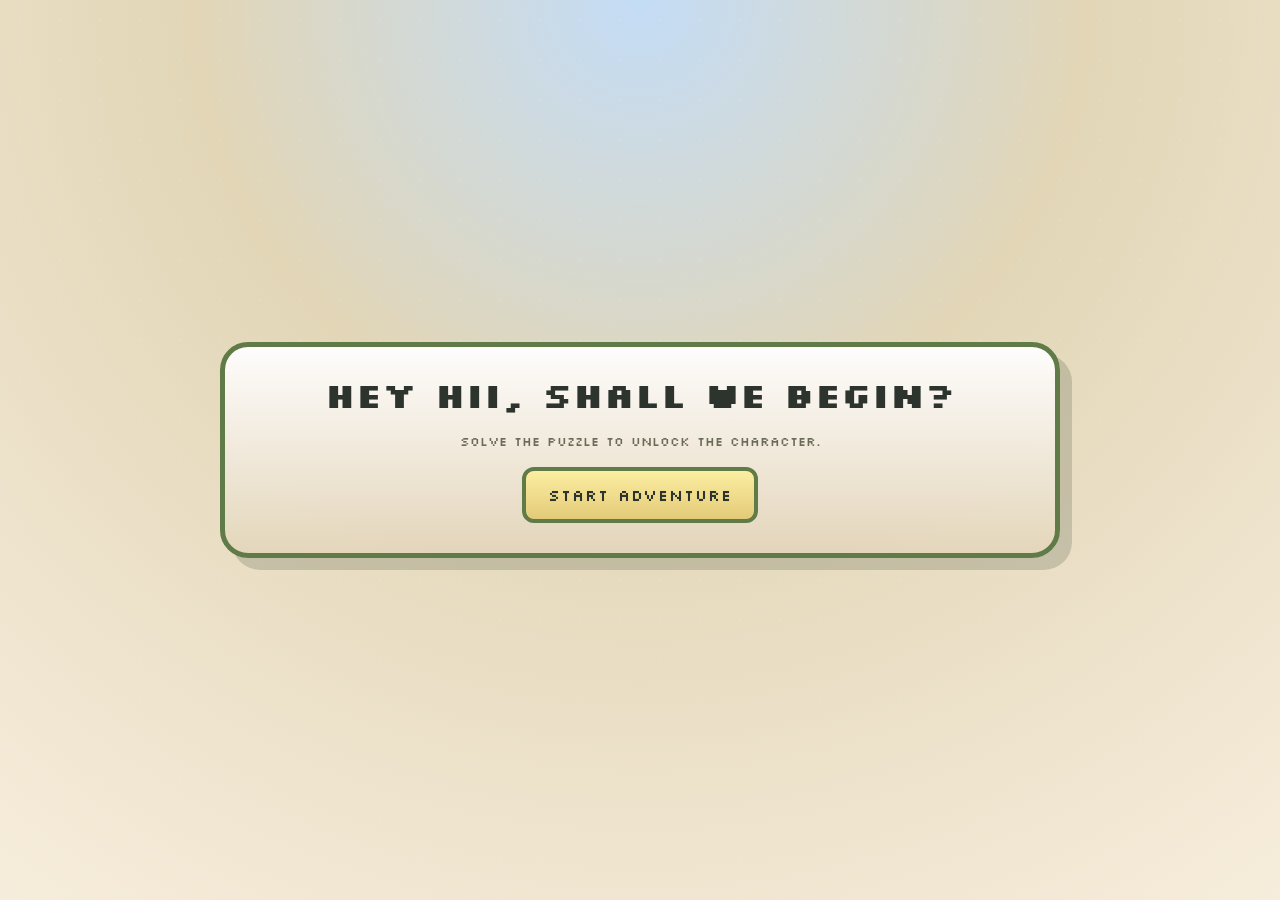
<file: index.html>
<!DOCTYPE html>
<html lang="en">
<head>
  <meta charset="UTF-8" />
  <meta name="viewport" content="width=device-width, initial-scale=1.0" />
  <title>Sasi's Retro Pixel Portfolio</title>
  <link rel="preconnect" href="https://fonts.googleapis.com" />
  <link rel="preconnect" href="https://fonts.gstatic.com" crossorigin />
  <link href="https://fonts.googleapis.com/css2?family=Silkscreen&display=swap" rel="stylesheet" />
  <link rel="stylesheet" href="style.css" />
</head>
<body data-page="index">
  <main class="page-fade">
    <section class="landing-card">
      <h1>Hey hii, shall we begin?</h1>
      <p class="subtitle">Solve the puzzle to unlock the character.</p>
      <button id="start-button" class="btn btn-primary">Start Adventure</button>
    </section>
  </main>
  <script src="script.js"></script>
</body>
</html>
</file>
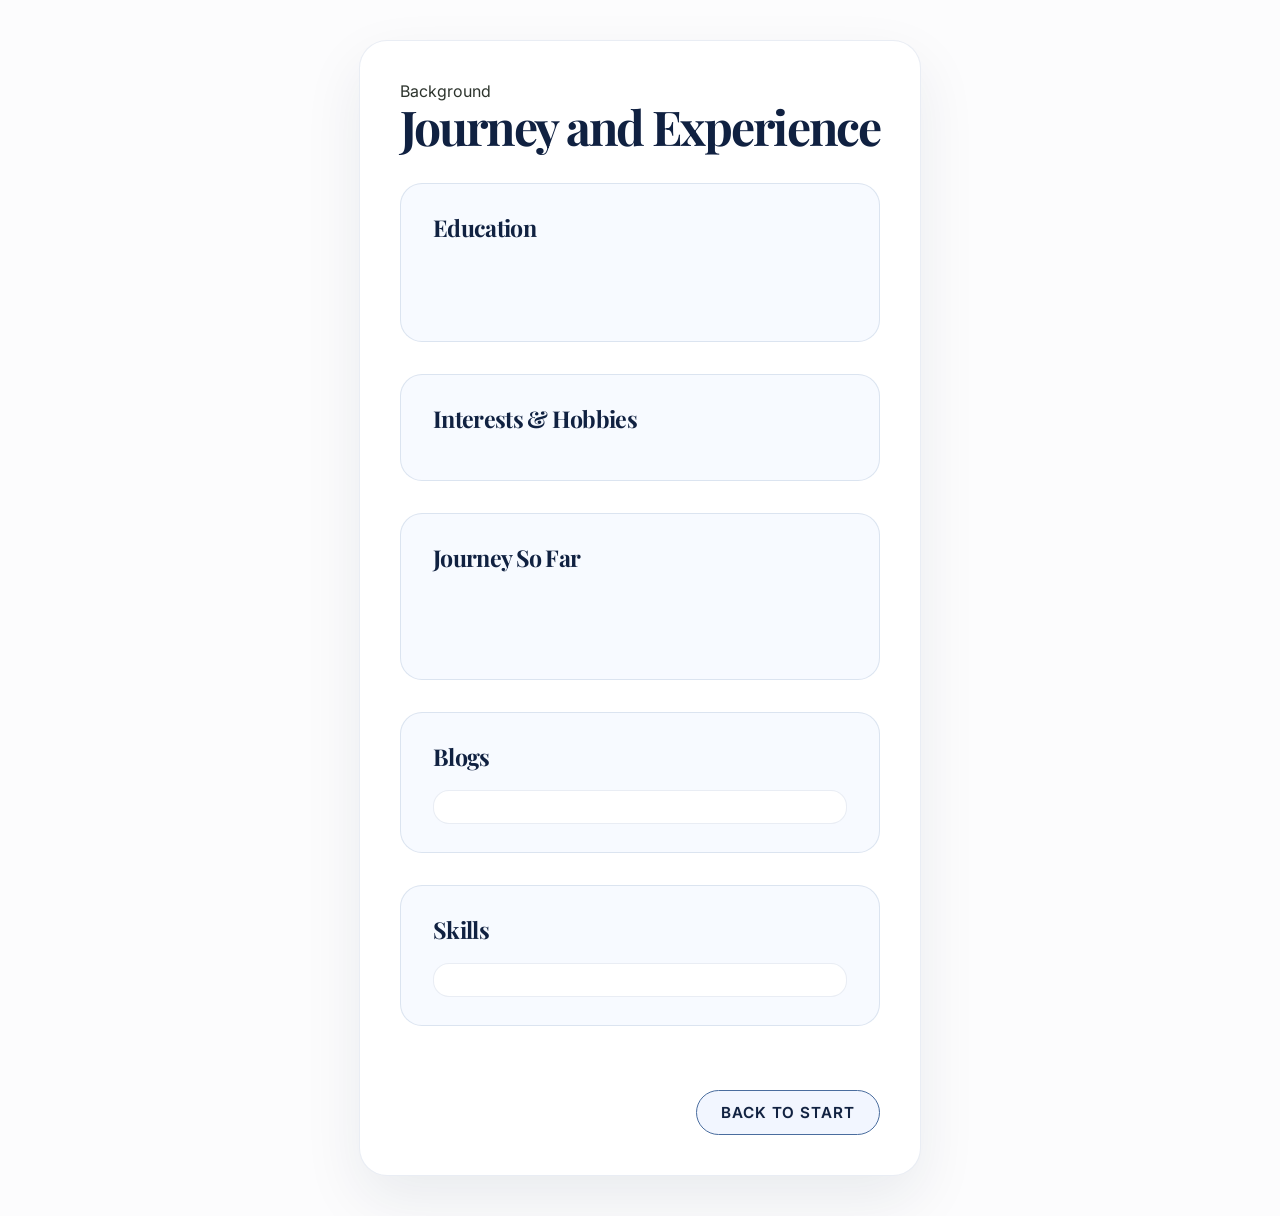
<file: journey.html>
<!DOCTYPE html>
<html lang="en">
<head>
  <meta charset="UTF-8" />
  <meta name="viewport" content="width=device-width, initial-scale=1.0" />
  <title>Sasi | Background</title>
  <link rel="preconnect" href="https://fonts.googleapis.com" />
  <link rel="preconnect" href="https://fonts.gstatic.com" crossorigin />
  <link href="https://fonts.googleapis.com/css2?family=Inter:wght@400;500;600&family=Playfair+Display:wght@600;700&display=swap" rel="stylesheet" />
  <link rel="stylesheet" href="style.css" />
</head>
<body data-page="journey">
  <main class="page-fade">
    <section class="background-panel">
      <div class="background-header">
        <span class="eyebrow">Background</span>
        <h1>Journey and Experience</h1>
        <p><!-- Sasi: add a short summary of your background here --></p>
      </div>

      <div class="section-block">
        <h2>Education</h2>
        <div class="section-content">
          <p><!-- Sasi: add education details here --></p>
        </div>
      </div>

      <div class="section-block">
        <h2>Interests &amp; Hobbies</h2>
        <div class="pill-grid">
          <!-- Sasi: add interests and hobbies here -->
        </div>
      </div>

      <div class="section-block">
        <h2>Journey So Far</h2>
        <div class="timeline">
          <article class="timeline-item">
            <h3><!-- Sasi: add journey and achievements here --></h3>
            <p></p>
          </article>
        </div>
      </div>

      <div class="section-block">
        <h2>Blogs</h2>
        <ul class="card-list">
          <li><!-- Sasi: add blog links/titles here --></li>
        </ul>
      </div>

      <div class="section-block">
        <h2>Skills</h2>
        <ul class="skill-list">
          <li><!-- Sasi: add skills here --></li>
        </ul>
      </div>

      <div class="section-footer">
        <button id="back-start-button" class="btn btn-primary">Back to Start</button>
      </div>
    </section>
  </main>
  <script src="script.js"></script>
</body>
</html>
</file>
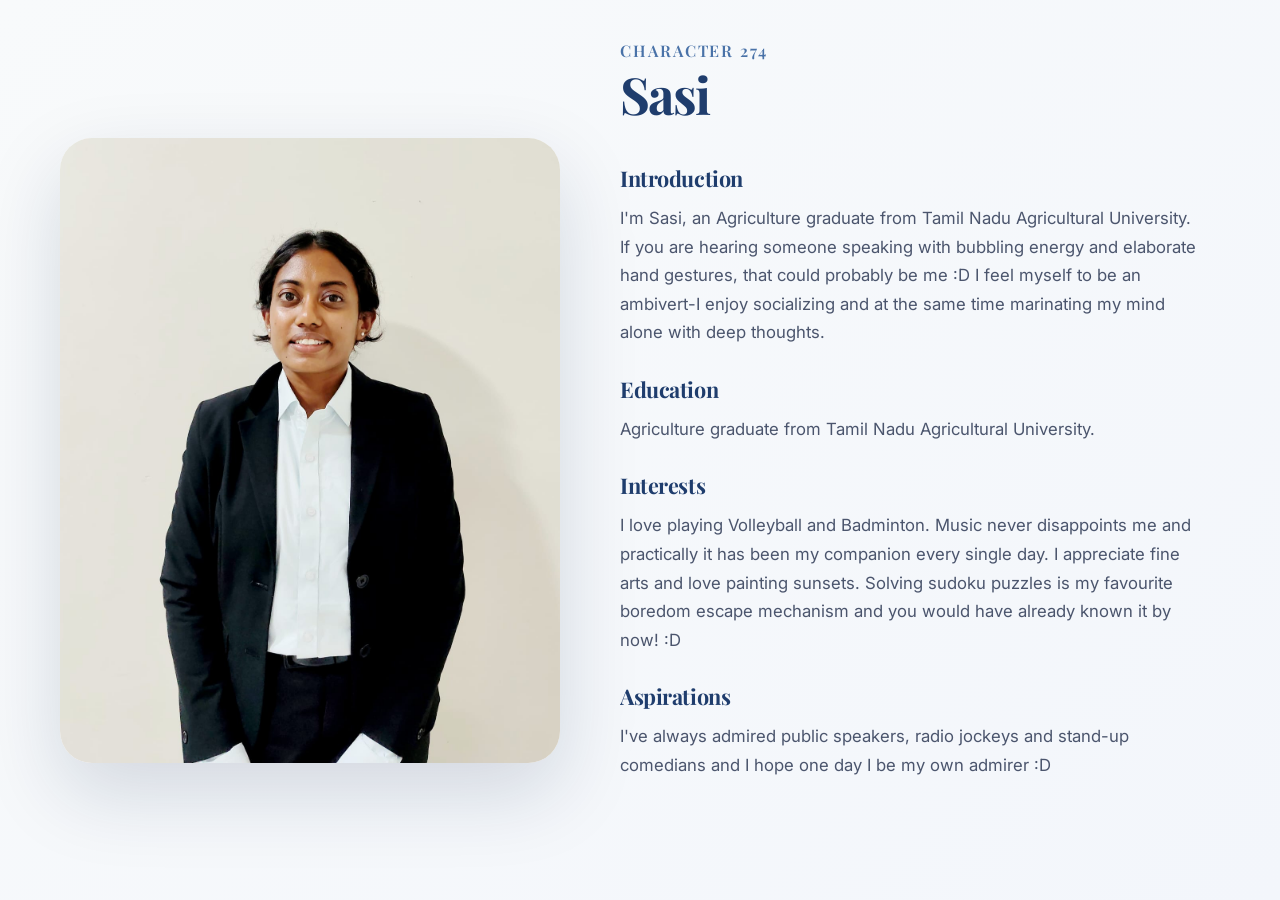
<file: profile.html>
<!DOCTYPE html>
<html lang="en">
<head>
  <meta charset="UTF-8" />
  <meta name="viewport" content="width=device-width, initial-scale=1.0" />
  <title>Sasi | Profile</title>
  <link rel="preconnect" href="https://fonts.googleapis.com" />
  <link rel="preconnect" href="https://fonts.gstatic.com" crossorigin />
  <link href="https://fonts.googleapis.com/css2?family=Inter:wght@400;500;600&family=Playfair+Display:wght@600;700&display=swap" rel="stylesheet" />
  <link rel="stylesheet" href="style.css" />
</head>
<body data-page="profile">
  <main class="landscape-profile">
    <div class="profile-container">
      <div class="profile-image-section">
        <div class="profile-image-wrapper">
          <img src="profile-photo.jpg.jpeg" alt="Sasi" class="profile-image" />
        </div>
      </div>

      <div class="profile-content-section">
        <div class="profile-header">
          <h1 class="profile-title">Character 274</h1>
          <h2 class="profile-name">Sasi</h2>
        </div>

        <div class="profile-content">
          <section class="profile-section">
            <h3 class="section-title">Introduction</h3>
            <p class="section-text">I'm Sasi, an Agriculture graduate from Tamil Nadu Agricultural University. If you are hearing someone speaking with bubbling energy and elaborate hand gestures, that could probably be me :D I feel myself to be an ambivert-I enjoy socializing and at the same time marinating my mind alone with deep thoughts.</p>
          </section>

          <section class="profile-section">
            <h3 class="section-title">Education</h3>
            <p class="section-text">Agriculture graduate from Tamil Nadu Agricultural University.</p>
          </section>

          <section class="profile-section">
            <h3 class="section-title">Interests</h3>
            <p class="section-text">I love playing Volleyball and Badminton. Music never disappoints me and practically it has been my companion every single day. I appreciate fine arts and love painting sunsets. Solving sudoku puzzles is my favourite boredom escape mechanism and you would have already known it by now! :D</p>
          </section>

          <section class="profile-section">
            <h3 class="section-title">Aspirations</h3>
            <p class="section-text">I've always admired public speakers, radio jockeys and stand-up comedians and I hope one day I be my own admirer :D</p>
          </section>
        </div>
      </div>
    </div>
  </main>
  <script src="script.js"></script>
</body>
</html>
</file>
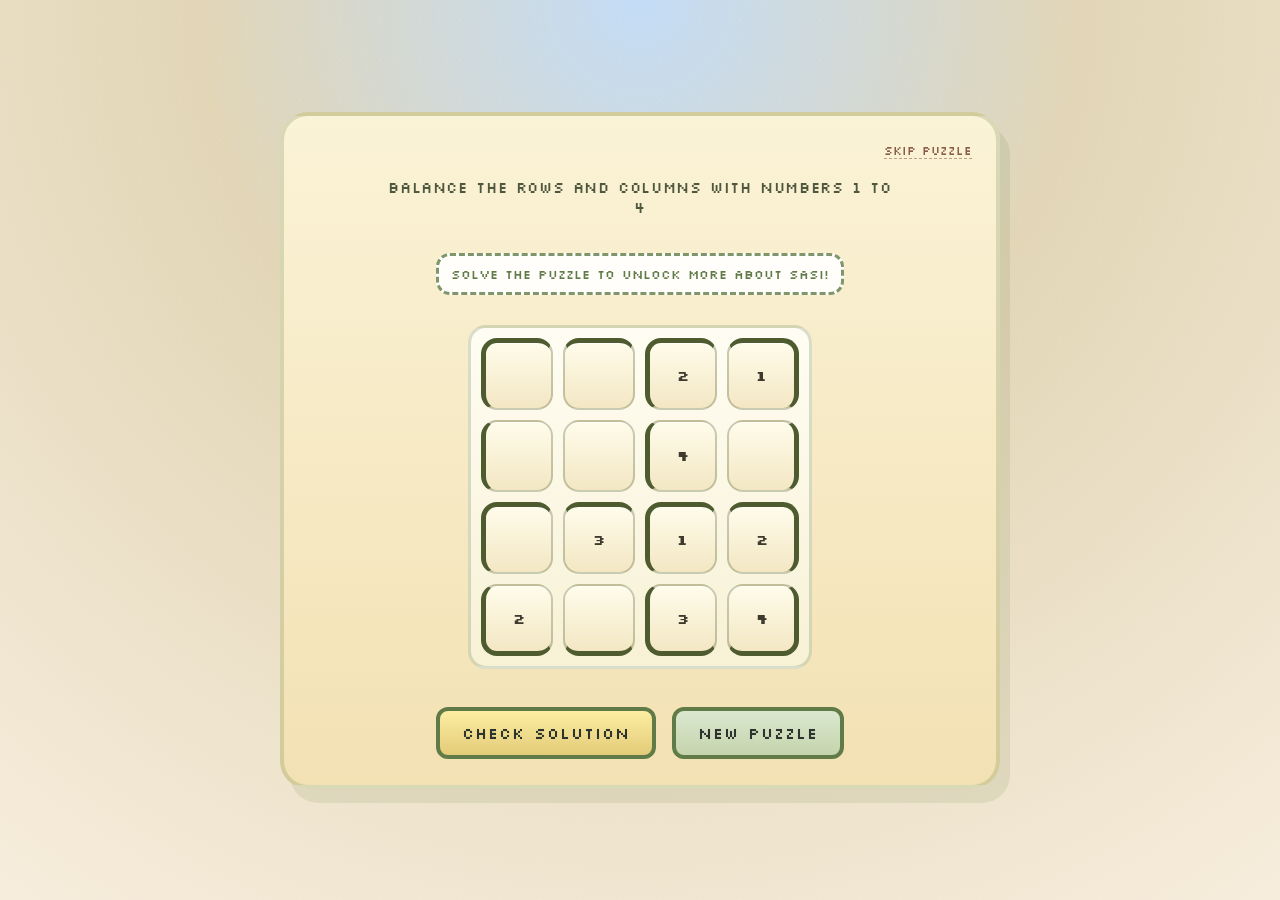
<file: sudoku.html>
<!DOCTYPE html>
<html lang="en">
<head>
  <meta charset="UTF-8" />
  <meta name="viewport" content="width=device-width, initial-scale=1.0" />
  <title>Sasi's Puzzle Quest</title>
  <link rel="preconnect" href="https://fonts.googleapis.com" />
  <link rel="preconnect" href="https://fonts.gstatic.com" crossorigin />
  <link href="https://fonts.googleapis.com/css2?family=Silkscreen&display=swap" rel="stylesheet" />
  <link rel="stylesheet" href="style.css" />
</head>
<body data-page="sudoku">
  <main class="page-fade">
    <section class="puzzle-card">
      <a href="unlocked.html" id="skip-link" class="skip-link">Skip Puzzle</a>
      <p class="subtitle">Balance the rows and columns with numbers 1 to 4</p>
      <div id="sudoku-alert" class="alert">Keep the grid neat and green.</div>
      <div id="sudoku-grid" class="sudoku-grid"></div>
      <div class="button-row">
        <button id="check-button" class="btn btn-primary">Check Solution</button>
        <button id="reset-button" class="btn btn-secondary">New Puzzle</button>
      </div>
    </section>
    <div id="confetti-container" class="confetti-container"></div>
  </main>
  <script src="script.js"></script>
</body>
</html>
</file>
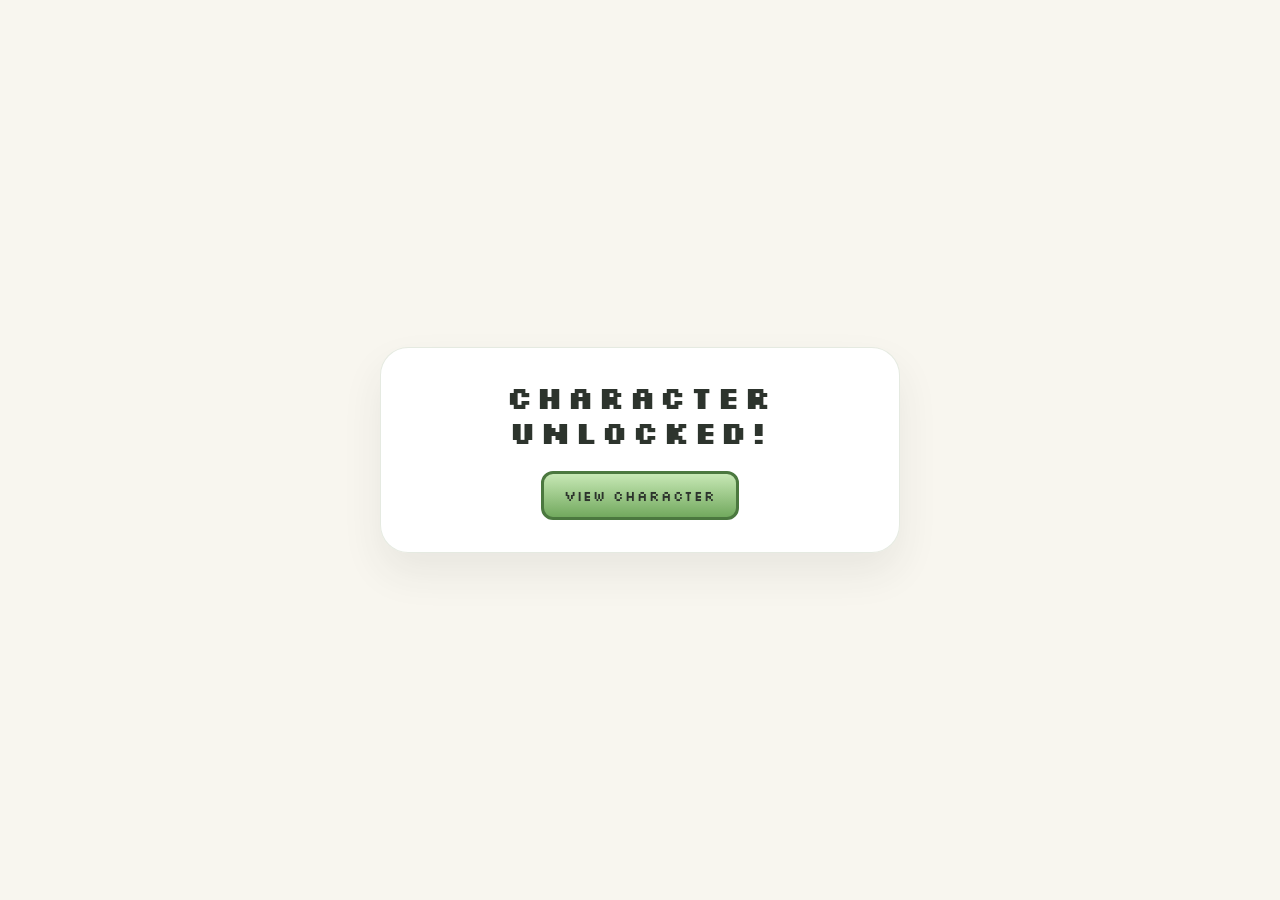
<file: unlocked.html>
<!DOCTYPE html>
<html lang="en">
<head>
  <meta charset="UTF-8" />
  <meta name="viewport" content="width=device-width, initial-scale=1.0" />
  <title>Character Unlocked</title>
  <link rel="preconnect" href="https://fonts.googleapis.com" />
  <link rel="preconnect" href="https://fonts.gstatic.com" crossorigin />
  <link href="https://fonts.googleapis.com/css2?family=Silkscreen&display=swap" rel="stylesheet" />
  <link rel="stylesheet" href="style.css" />
</head>
<body data-page="unlocked">
  <main>
    <section class="unlock-card">
      <h1>Character Unlocked!</h1>
      <button id="view-button" class="btn btn-primary">View Character</button>
    </section>
  </main>
  <script src="script.js"></script>
</body>
</html>
</file>
<file: style.css>
/* Shared retro styling and responsive layout */
:root {
  color-scheme: light;
  font-family: 'Press Start 2P', monospace;
  background: #f7eddc;
  color: #2d342d;
  --bg: #f7eddc;
  --panel: #e7dcc7;
  --panel-dark: #d4c2a6;
  --accent: #607b47;
  --accent-2: #a07a45;
  --text: #2d342d;
  --muted: #6a6b58;
  --highlight: #f0d86b;
  --red: #c94a3d;
}
* {
  box-sizing: border-box;
}
html, body {
  margin: 0;
  min-height: 100vh;
  background: radial-gradient(circle at top, #c3dcf6 0%, #e2d6b7 40%, #f7eddc 100%);
}
body {
  display: flex;
  flex-direction: column;
  align-items: center;
  justify-content: center;
  padding: 20px 16px;
}
body::before {
  content: '';
  position: fixed;
  inset: 0;
  pointer-events: none;
  background-image: radial-gradient(circle, rgba(255,255,255,0.35) 1px, transparent 1px);
  background-size: 40px 40px;
  opacity: 0.25;
}
body[data-page] main {
  width: min(1000px, 100%);
  display: flex;
  justify-content: center;
  align-items: center;
}
.page-fade {
  animation: fadeIn 0.8s ease-out;
}
@keyframes fadeIn {
  from { opacity: 0; transform: translateY(10px); }
  to { opacity: 1; transform: none; }
}
h1, h2, h3, p, button, label, span {
  margin: 0;
}
h1, h2, h3 {
  color: var(--text);
}
p, span, li {
  color: var(--text);
}
button {
  font: inherit;
  cursor: pointer;
}
.landing-card,
.puzzle-card,
.unlock-card,
.profile-card,
.journey-card {
  position: relative;
  background: linear-gradient(180deg, rgba(255,255,255,0.95), rgba(227,213,186,0.95));
  border: 5px solid var(--accent);
  border-radius: 28px;
  padding: 30px;
  box-shadow: 12px 12px 0px rgba(91,101,80,0.25);
  width: 100%;
  max-width: 840px;
}
.landing-card {
  text-align: center;
  overflow: hidden;
}
.landing-card h1 {
  margin-bottom: 18px;
  font-size: clamp(1.8rem, 5vw, 2.6rem);
}
.subtitle,
.tiny-note {
  display: block;
  margin: 0 auto 18px;
  max-width: 580px;
  font-size: 0.82rem;
  color: var(--muted);
}
.btn {
  display: inline-flex;
  align-items: center;
  justify-content: center;
  border: 4px solid var(--accent);
  border-radius: 12px;
  padding: 14px 22px;
  text-transform: uppercase;
  letter-spacing: 0.06em;
  transition: transform 0.15s ease, box-shadow 0.15s ease, background 0.15s ease;
  background: linear-gradient(180deg, #fff7d9, #e6d4a8);
  color: var(--text);
  text-shadow: 0 0 1px rgba(0,0,0,0.2);
}
.btn:hover {
  transform: translateY(-2px);
  box-shadow: 2px 6px 0px rgba(94,107,76,0.15);
}
.btn:active {
  transform: translateY(1px);
  box-shadow: inset 0 1px 0 rgba(255,255,255,0.8);
}
.btn-primary {
  background: linear-gradient(180deg, #fceea2, #e3cb78);
}
.btn-secondary {
  background: linear-gradient(180deg, #dbe8d0, #c5d4ac);
}
.button-row {
  display: flex;
  gap: 16px;
  flex-wrap: wrap;
  justify-content: center;
  margin-top: 18px;
}
body[data-page="index"],
body[data-page="sudoku"],
body[data-page="unlocked"] {
  font-family: 'Silkscreen', Arial, sans-serif;
}
body[data-page="index"] .landing-card h1 {
  font-size: clamp(1.7rem, 4vw, 2.2rem);
  line-height: 1.05;
}
body[data-page="sudoku"] .puzzle-card {
  display: flex;
  flex-direction: column;
  align-items: center;
  gap: 18px;
  background: linear-gradient(180deg, #fbf3d7, #f2e1b3);
  border: 4px solid rgba(96,123,71,0.22);
  border-radius: 28px;
  padding: 26px 24px;
  width: min(100%, 720px);
  box-shadow: 10px 14px 0 rgba(96,123,71,0.12);
}
body[data-page="sudoku"] .skip-link {
  align-self: flex-end;
  font-size: 0.78rem;
  color: #8a5c4a;
  text-decoration: none;
  border-bottom: 1px dashed rgba(138,92,74,0.55);
}
body[data-page="sudoku"] .skip-link:hover {
  color: #5f3c2e;
}
body[data-page="sudoku"] .subtitle {
  max-width: 520px;
  text-align: center;
  font-size: 0.96rem;
  letter-spacing: 0.04em;
  color: #4f583e;
}
body[data-page="sudoku"] .sudoku-grid {
  display: grid;
  grid-template-columns: repeat(4, 72px);
  gap: 10px;
  justify-content: center;
  margin-top: 0;
  padding: 10px;
  border: 3px solid rgba(96,123,71,0.24);
  border-radius: 18px;
  background: linear-gradient(180deg, #fffdf3, #f7f1d5);
}
body[data-page="sudoku"] .sudoku-cell {
  width: 72px;
  height: 72px;
  border-radius: 16px;
  border: 2px solid rgba(100,113,72,0.35);
  background: linear-gradient(180deg, #fffceb, #f3e7c3);
  box-shadow: inset 0 1px 0 rgba(255,255,255,0.65);
}
body[data-page="sudoku"] .button-row {
  margin-top: 20px;
}
body[data-page="sudoku"] .btn {
  font-family: inherit;
  padding: 12px 22px;
}
body[data-page="sudoku"] .alert {
  margin-top: 0;
}
body[data-page="unlocked"] {
  min-height: 100vh;
  justify-content: center;
  padding: 0 16px;
  background: #f8f6ef;
}
body[data-page="unlocked"]::before {
  opacity: 0;
}
body[data-page="unlocked"] main {
  width: 100%;
  display: flex;
  align-items: center;
  justify-content: center;
}
body[data-page="unlocked"] .unlock-card {
  background: rgba(255,255,255,0.96);
  border: 1px solid rgba(96,123,71,0.16);
  box-shadow: 0 20px 40px rgba(45,52,45,0.08);
  padding: 32px 28px;
  max-width: 520px;
  width: min(100%, 520px);
}
body[data-page="unlocked"] .unlock-card h1 {
  margin-bottom: 22px;
  font-size: clamp(1.6rem, 4vw, 1.95rem);
  letter-spacing: 0.12em;
  font-weight: 600;
  line-height: 1.1;
}
body[data-page="unlocked"] .btn-primary {
  padding: 12px 20px;
  font-size: 0.88rem;
  border-width: 3px;
  background: linear-gradient(180deg, #c7e8b5, #72a95e);
  border-color: #4b783f;
}
body[data-page="profile"] {
  font-family: 'Inter', Arial, sans-serif;
  min-height: 100vh;
  padding: 0;
  background: linear-gradient(135deg, #f8fafb 0%, #f3f6fb 100%);
  color: #2d3e50;
  display: flex;
  align-items: center;
  justify-content: center;
}
body[data-page="profile"]::before {
  display: none;
}
body[data-page="profile"] .landscape-profile {
  width: 100%;
  height: 100vh;
  display: flex;
  align-items: center;
  justify-content: center;
  padding: 40px 60px;
}
body[data-page="profile"] .profile-container {
  display: grid;
  grid-template-columns: 1fr 1.2fr;
  gap: 60px;
  max-width: 1400px;
  width: 100%;
  height: 100%;
  align-items: center;
}
body[data-page="profile"] .profile-image-section {
  display: flex;
  align-items: center;
  justify-content: center;
  height: 100%;
}
body[data-page="profile"] .profile-image-wrapper {
  width: 100%;
  aspect-ratio: 4 / 5;
  overflow: hidden;
  border-radius: 32px;
  box-shadow: 0 30px 80px rgba(16, 34, 65, 0.15);
  background: #ffffff;
}
body[data-page="profile"] .profile-image {
  width: 100%;
  height: 100%;
  object-fit: cover;
  display: block;
}
body[data-page="profile"] .profile-content-section {
  display: flex;
  flex-direction: column;
  gap: 32px;
  height: 100%;
  overflow-y: auto;
  padding-right: 16px;
}
body[data-page="profile"] .profile-content-section::-webkit-scrollbar {
  width: 6px;
}
body[data-page="profile"] .profile-content-section::-webkit-scrollbar-track {
  background: transparent;
}
body[data-page="profile"] .profile-content-section::-webkit-scrollbar-thumb {
  background: rgba(74, 110, 160, 0.3);
  border-radius: 3px;
}
body[data-page="profile"] .profile-header {
  margin-bottom: 12px;
}
body[data-page="profile"] .profile-title {
  margin: 0;
  font-family: 'Playfair Display', serif;
  font-size: 1rem;
  font-weight: 600;
  letter-spacing: 0.12em;
  text-transform: uppercase;
  color: #4972a8;
  margin-bottom: 8px;
}
body[data-page="profile"] .profile-name {
  margin: 0;
  font-family: 'Playfair Display', serif;
  font-size: 3.2rem;
  font-weight: 700;
  letter-spacing: -0.04em;
  color: #1f3d6d;
  line-height: 1;
}
body[data-page="profile"] .profile-content {
  display: flex;
  flex-direction: column;
  gap: 28px;
}
body[data-page="profile"] .profile-section {
  display: flex;
  flex-direction: column;
  gap: 12px;
}
body[data-page="profile"] .section-title {
  margin: 0;
  font-family: 'Playfair Display', serif;
  font-size: 1.35rem;
  font-weight: 700;
  color: #1f3d6d;
  letter-spacing: -0.02em;
}
body[data-page="profile"] .section-text {
  margin: 0;
  color: #4b556d;
  font-size: 1.05rem;
  line-height: 1.7;
  font-weight: 400;
}
@media (max-width: 1200px) {
  body[data-page="profile"] .landscape-profile {
    padding: 40px;
  }
  body[data-page="profile"] .profile-container {
    gap: 40px;
  }
}
@media (max-width: 900px) {
  body[data-page="profile"] .profile-container {
    grid-template-columns: 1fr;
    gap: 32px;
  }
  body[data-page="profile"] .profile-image-section {
    height: auto;
  }
  body[data-page="profile"] .profile-image-wrapper {
    max-width: 360px;
    margin: 0 auto;
  }
  body[data-page="profile"] .landscape-profile {
    height: auto;
    padding: 32px 20px;
  }
}
body[data-page="journey"] {
  font-family: 'Inter', Arial, sans-serif;
  min-height: 100vh;
  justify-content: center;
  align-items: center;
  padding: 40px 24px;
  background: #fcfcfd;
  color: #102141;
}
body[data-page="journey"]::before {
  display: none;
}
body[data-page="journey"] main {
  width: 100%;
  max-width: 1080px;
}
body[data-page="journey"] .background-panel {
  background: #ffffff;
  border-radius: 28px;
  box-shadow: 0 24px 60px rgba(16,34,65,0.08);
  padding: 40px;
  border: 1px solid rgba(74,110,160,0.12);
}
body[data-page="profile"] .intro-copy h2,
body[data-page="journey"] .background-header h1 {
  margin: 0;
  font-family: 'Playfair Display', serif;
  font-size: clamp(2.4rem, 4vw, 3rem);
  font-weight: 700;
  letter-spacing: -0.04em;
  line-height: 1.05;
  color: #102141;
}
body[data-page="profile"] .intro-copy p,
body[data-page="journey"] .background-header p,
body[data-page="journey"] .section-block p,
body[data-page="journey"] .section-block li {
  margin: 0;
  color: #334361;
  font-size: 0.98rem;
  line-height: 1.75;
}
body[data-page="profile"] .intro-copy p {
  margin-top: 24px;
  max-width: 680px;
}
body[data-page="profile"] .intro-copy .btn,
body[data-page="journey"] .btn {
  display: inline-flex;
  align-items: center;
  justify-content: center;
  margin-top: 32px;
  padding: 12px 24px;
  font-size: 0.95rem;
  font-weight: 600;
  border-radius: 999px;
  border: 1px solid #4a6d9e;
  background: #f2f6ff;
  color: #102141;
  transition: background 0.2s ease, transform 0.2s ease;
}
body[data-page="profile"] .intro-copy .btn:hover,
body[data-page="journey"] .btn:hover {
  background: #e1ebff;
  transform: translateY(-1px);
}
body[data-page="profile"] .background-header,
body[data-page="journey"] .background-header {
  max-width: 720px;
}
body[data-page="profile"] .section-block,
body[data-page="journey"] .section-block {
  padding: 28px 32px;
  background: #f7faff;
  border: 1px solid rgba(74,110,160,0.16);
  border-radius: 22px;
}
body[data-page="profile"] .section-block h3,
body[data-page="journey"] .section-block h2 {
  margin: 0 0 18px;
  font-family: 'Playfair Display', serif;
  font-size: 1.45rem;
  font-weight: 700;
  color: #102141;
  letter-spacing: -0.03em;
}
body[data-page="profile"] .section-block p,
body[data-page="journey"] .section-block p,
body[data-page="profile"] .section-block li,
body[data-page="journey"] .section-block li {
  margin: 0;
  color: #334361;
  font-size: 0.98rem;
  line-height: 1.75;
}
body[data-page="profile"] .timeline,
body[data-page="journey"] .timeline {
  display: grid;
  gap: 18px;
}
body[data-page="profile"] .timeline-item h4,
body[data-page="journey"] .timeline-item h3 {
  margin: 0 0 8px;
  font-size: 1rem;
  font-weight: 700;
  color: #1f3258;
}
body[data-page="profile"] .pill-grid,
body[data-page="journey"] .pill-grid {
  display: flex;
  flex-wrap: wrap;
  gap: 10px;
}
body[data-page="profile"] .pill,
body[data-page="journey"] .pill {
  display: inline-flex;
  align-items: center;
  justify-content: center;
  padding: 10px 16px;
  border-radius: 999px;
  background: #e6efff;
  color: #1f365f;
  font-size: 0.92rem;
  border: 1px solid #cbdcf6;
}
body[data-page="profile"] .card-list,
body[data-page="journey"] .card-list,
body[data-page="profile"] .skill-list,
body[data-page="journey"] .skill-list {
  list-style: none;
  padding: 0;
  margin: 0;
  display: grid;
  gap: 12px;
}
body[data-page="profile"] .card-list li,
body[data-page="journey"] .card-list li,
body[data-page="profile"] .skill-list li,
body[data-page="journey"] .skill-list li {
  padding: 16px 18px;
  background: #fff;
  border: 1px solid rgba(74,110,160,0.12);
  border-radius: 16px;
  color: #344264;
}
body[data-page="journey"] .section-footer {
  display: flex;
  justify-content: flex-end;
}
body[data-page="journey"] .background-panel {
  display: grid;
  gap: 32px;
}
body[data-page="journey"] .background-header {
  max-width: 720px;
}
body[data-page="journey"] .section-block {
  padding: 28px 32px;
  background: #f7faff;
  border: 1px solid rgba(74,110,160,0.16);
  border-radius: 22px;
}
body[data-page="journey"] .section-block h2 {
  margin: 0 0 18px;
  font-family: 'Playfair Display', serif;
  font-size: 1.45rem;
  font-weight: 700;
  color: #102141;
  letter-spacing: -0.03em;
}
body[data-page="journey"] .section-block p {
  min-height: 52px;
}
body[data-page="journey"] .timeline {
  display: grid;
  gap: 18px;
}
body[data-page="journey"] .timeline-item h3 {
  margin: 0 0 8px;
  font-size: 1rem;
  font-weight: 700;
  color: #1f3258;
}
body[data-page="journey"] .pill-grid {
  display: flex;
  flex-wrap: wrap;
  gap: 10px;
}
body[data-page="journey"] .pill {
  display: inline-flex;
  align-items: center;
  justify-content: center;
  padding: 10px 16px;
  border-radius: 999px;
  background: #e6efff;
  color: #1f365f;
  font-size: 0.92rem;
  border: 1px solid #cbdcf6;
}
body[data-page="journey"] .card-list,
body[data-page="journey"] .skill-list {
  list-style: none;
  padding: 0;
  margin: 0;
  display: grid;
  gap: 12px;
}
body[data-page="journey"] .card-list li,
body[data-page="journey"] .skill-list li {
  padding: 16px 18px;
  background: #fff;
  border: 1px solid rgba(74,110,160,0.12);
  border-radius: 16px;
  color: #344264;
}
body[data-page="journey"] .section-footer {
  display: flex;
  justify-content: flex-end;
}
@media (max-width: 880px) {
  body[data-page="profile"] .profile-panel,
  body[data-page="journey"] .background-panel {
    padding: 32px;
  }
}
@media (max-width: 780px) {
  body[data-page="profile"] .profile-hero {
    grid-template-columns: 1fr;
  }
  body[data-page="profile"],
  body[data-page="journey"] {
    padding: 32px 18px;
  }
}
@media (max-width: 640px) {
  body[data-page="profile"],
  body[data-page="journey"] {
    padding: 24px 14px;
  }
  body[data-page="journey"] .section-block {
    padding: 22px 20px;
  }
}
.scene-layer {
  position: absolute;
  left: 50%;
  transform: translateX(-50%);
}
.scene-firefly {
  bottom: 100px;
  right: 16px;
  width: 12px;
  height: 12px;
  border-radius: 50%;
  background: radial-gradient(circle, #fef88a 0%, #9fbf56 60%, transparent 100%);
  animation: glowFly 2.4s ease-in-out infinite alternate;
}
@keyframes glowFly {
  from { transform: translate(-50%, 0) scale(1); opacity: 0.8; }
  to { transform: translate(-40px, -18px) scale(1.2); opacity: 1; }
}
.sudoku-grid {
  display: grid;
  grid-template-columns: repeat(4, minmax(52px, 1fr));
  gap: 8px;
  margin-top: 18px;
}
.sudoku-cell {
  width: 100%;
  aspect-ratio: 1 / 1;
  padding: 0;
  border: 3px solid #8a8f6f;
  border-radius: 8px;
  background: linear-gradient(180deg, #fffceb, #e6e0c5);
  color: var(--text);
  text-align: center;
  font-size: 0.9rem;
  line-height: 1;
}
.sudoku-cell.fixed {
  background: #d9d2ac;
  color: #3f3a2e;
  font-weight: 700;
}
.sudoku-cell input {
  width: 100%;
  height: 100%;
  padding: 0;
  border: none;
  background: transparent;
  text-align: center;
  color: inherit;
  font: inherit;
  outline: none;
}
.sudoku-cell.conflict {
  border-color: #c94a3d;
  background: #ffe2dc;
}
.alert {
  border: 3px dashed rgba(96,123,71,0.8);
  border-radius: 14px;
  padding: 10px 12px;
  margin: 8px 0 12px;
  background: rgba(255,255,255,0.9);
  color: var(--accent);
  font-size: 0.8rem;
}
.unlock-card,
.profile-card,
.journey-card {
  text-align: center;
}
.unlock-badge {
  display: inline-block;
  margin-bottom: 22px;
  padding: 14px 18px;
  border: 4px solid #7d8b42;
  border-radius: 18px;
  background: linear-gradient(180deg, #f5f0c5, #e4d399);
  color: #314225;
  font-size: 1rem;
}
.profile-grid {
  display: grid;
  gap: 14px;
  text-align: left;
  margin: 16px auto 22px;
  max-width: 720px;
}
.profile-item {
  border: 3px solid #7a8648;
  border-radius: 16px;
  padding: 14px 16px;
  background: #f4efd9;
}
.profile-item .label {
  display: block;
  font-size: 0.72rem;
  color: var(--muted);
  margin-bottom: 6px;
}
.profile-item .value {
  font-size: 0.85rem;
}
.icon-row {
  display: grid;
  grid-template-columns: repeat(4, minmax(60px, 1fr));
  gap: 10px;
  margin-bottom: 18px;
}
.icon-card {
  border: 3px solid #7b8b4f;
  border-radius: 16px;
  padding: 18px;
  background: #f8f3d1;
  font-size: 1.4rem;
}
.lore-panel {
  border: 4px solid #7a8744;
  border-radius: 20px;
  background: linear-gradient(180deg, rgba(255,255,235,0.95), rgba(220,205,160,0.95));
  padding: 18px 18px 14px;
  margin-bottom: 18px;
  text-align: left;
}
.lore-panel h3 {
  margin-bottom: 10px;
  font-size: 1rem;
}
.lore-panel ul {
  padding-left: 18px;
  margin: 0;
}
.lore-panel li {
  margin-bottom: 8px;
  font-size: 0.84rem;
}
@media (max-width: 640px) {
  .landing-card,
  .puzzle-card,
  .unlock-card,
  .profile-card,
  .journey-card {
    padding: 22px 18px;
  }
  .sudoku-grid {
    gap: 5px;
  }
  .profile-grid {
    gap: 12px;
  }
  .button-row {
    gap: 10px;
  }
}
@media (max-width: 480px) {
  .btn {
    width: 100%;
  }
  .icon-row {
    grid-template-columns: repeat(2, minmax(0, 1fr));
  }
}
.confetti-container {
  position: fixed;
  inset: 0;
  pointer-events: none;
}
.confetti-piece {
  position: absolute;
  width: 8px;
  height: 8px;
  background: var(--highlight);
  opacity: 0.95;
  animation: confetti-fall 1.6s ease-out forwards;
}
@keyframes confetti-fall {
  to { transform: translate(20px, 220px) rotate(360deg); opacity: 0; }
}
</file>
